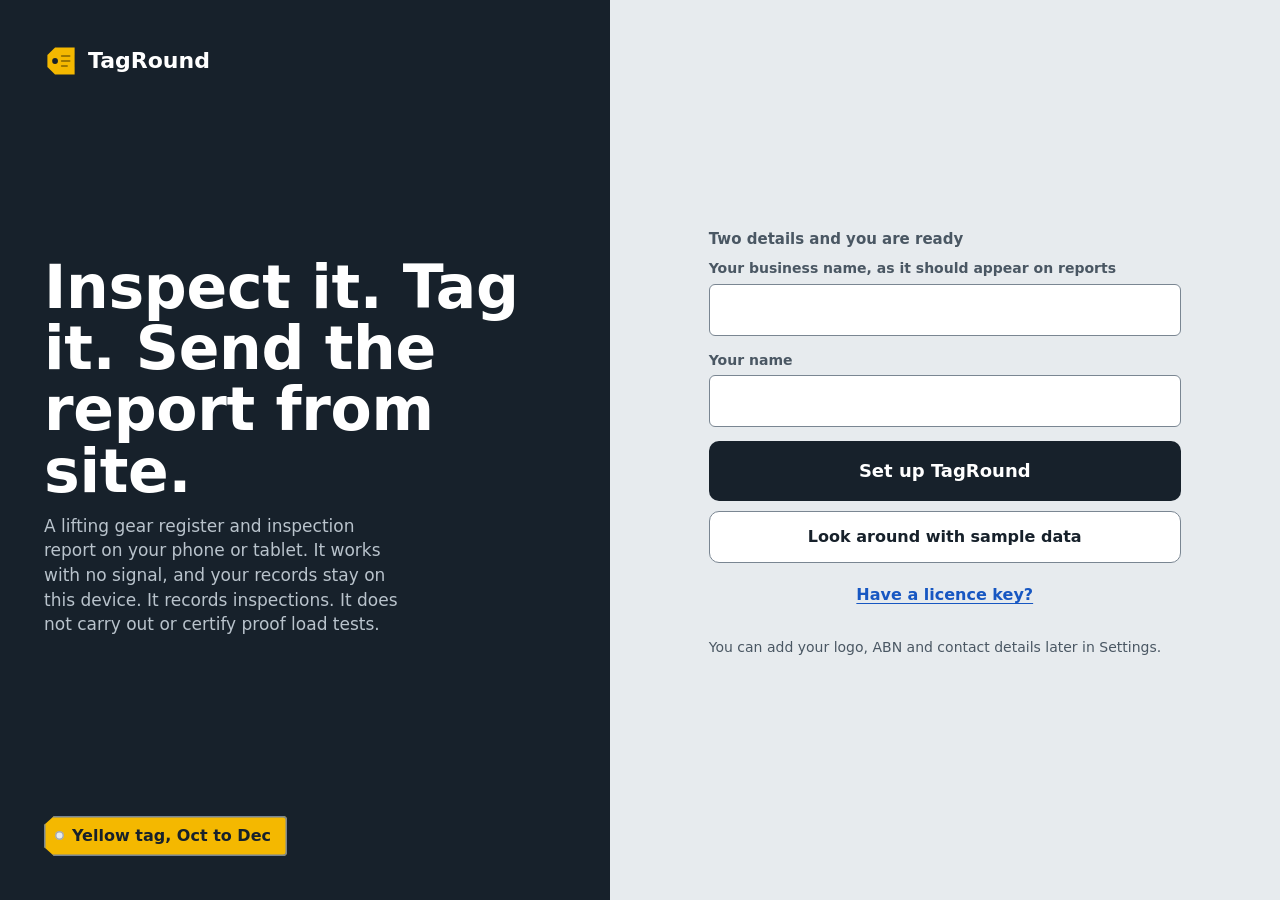
<file: index.html>
<!doctype html>
<html lang="en-AU">
<head>
<meta charset="utf-8">
<meta name="viewport" content="width=device-width, initial-scale=1, viewport-fit=cover">
<meta name="theme-color" content="#17212B">
<meta name="apple-mobile-web-app-capable" content="yes">
<meta name="mobile-web-app-capable" content="yes">
<meta name="apple-mobile-web-app-title" content="TagRound">
<title>TagRound</title>
<link rel="manifest" href="manifest.webmanifest">
<link rel="icon" href="icon.svg" type="image/svg+xml">
<link rel="stylesheet" href="app.css">
</head>
<body>
<div id="app"></div>
<div id="overlay"></div>
<div id="toast" role="status" aria-live="polite"></div>
<input type="file" id="camInput" accept="image/*" capture="environment" hidden>
<input type="file" id="pickInput" accept="image/*" multiple hidden>
<input type="file" id="fileInput" hidden>
<noscript>TagRound needs JavaScript turned on.</noscript>
<script src="js/core.js"></script>
<script src="js/ui.js"></script>
<script src="js/report.js"></script>
<script src="js/voice.js"></script>
<script src="js/app.js"></script>
</body>
</html>
</file>
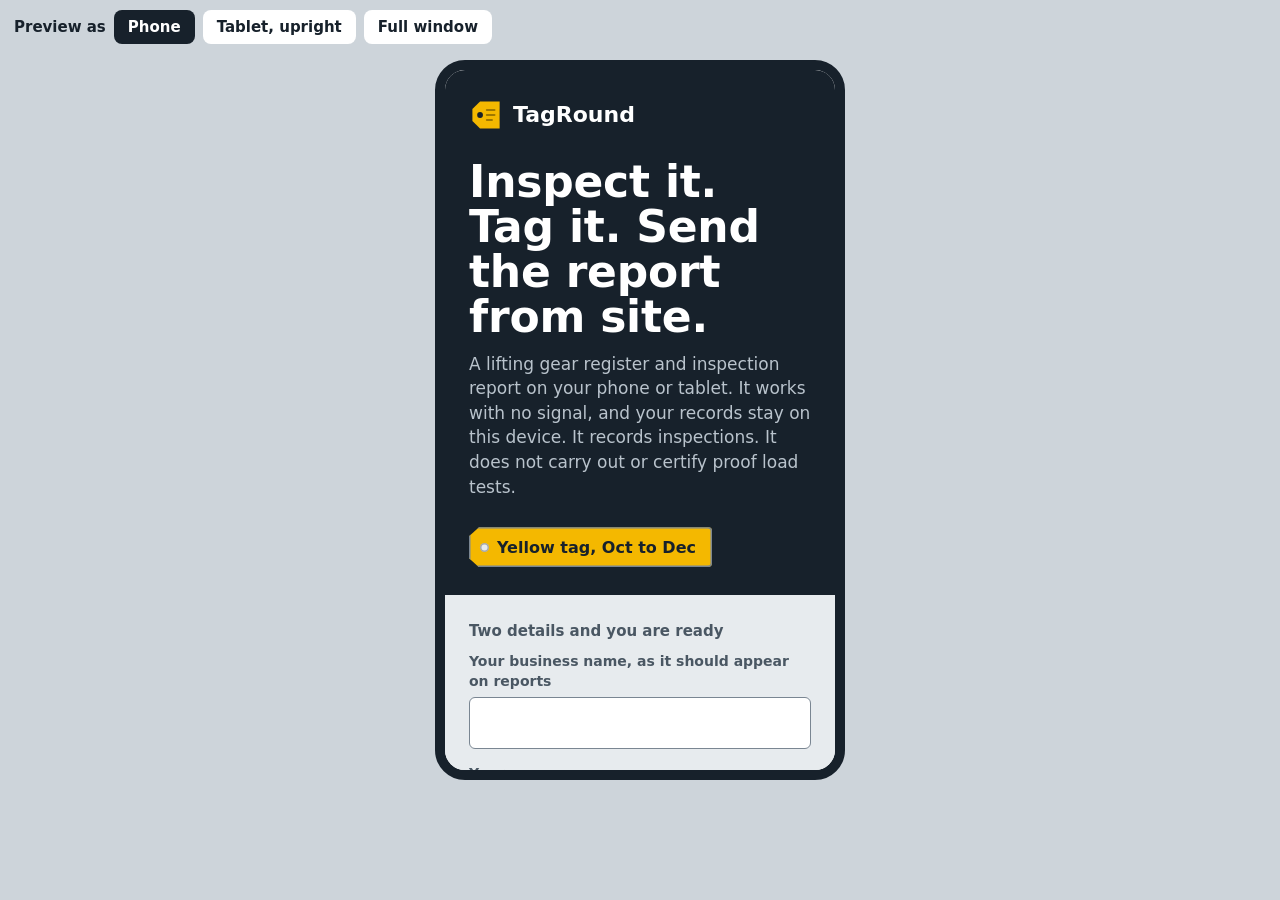
<file: devices.html>
<!doctype html>
<html lang="en-AU">
<head>
<meta charset="utf-8">
<meta name="viewport" content="width=device-width, initial-scale=1">
<title>TagRound on a phone and a tablet</title>
<style>
  body { margin: 0; background: #CDD4DA; font: 15px system-ui, sans-serif; color: #17212B; }
  .bar { display: flex; gap: 8px; padding: 10px 14px; align-items: center; }
  .bar a { padding: 8px 14px; border-radius: 8px; background: #fff; color: inherit; text-decoration: none; font-weight: 650; }
  .bar a.on { background: #17212B; color: #fff; }
  .stage { display: flex; justify-content: center; padding: 6px 14px 20px; }
  iframe { border: 10px solid #17212B; border-radius: 30px; background: #fff; display: block; }
</style>
</head>
<body>
<div class="bar"><b>Preview as</b><a href="?d=phone" id="l-phone">Phone</a><a href="?d=tablet" id="l-tablet">Tablet, upright</a><a href="index.html">Full window</a></div>
<div class="stage"><iframe id="f" src="index.html" title="TagRound"></iframe></div>
<script>
  var d = new URLSearchParams(location.search).get('d') === 'tablet' ? 'tablet' : 'phone';
  var f = document.getElementById('f');
  f.style.width = (d === 'tablet' ? 820 : 390) + 'px';
  f.style.height = (d === 'tablet' ? 1100 : 700) + 'px';
  document.getElementById('l-' + d).className = 'on';
</script>
</body>
</html>
</file>
<file: app.css>
/* TagRound. Light, high-contrast, built for sun and gloves.
   The one loud element is the inspection tag in the current quarter's colour. */
:root {
  --bg: #E7EBEE;            /* galvanised steel */
  --surface: #FFFFFF;
  --sunken: #F1F4F6;
  --ink: #17212B;
  --ink2: #4A5763;
  --ink3: #5E6A75;
  --line: #C7CFD6;
  --line-ctl: #7A8692;      /* borders that mark a control: 3:1 against white */
  --line2: #DFE4E9;
  --pass: #17794A;   --pass-bg: #E2F3E9;
  --fail: #BF261C;   --fail-bg: #FBE8E6;
  --repair: #9A5300; --repair-bg: #FFF0D9;
  --missing: #515D69; --missing-bg: #E8ECEF;
  --focus: #1D6AE5;
  --link: #1757C2;
  --tag: #F4B800; --tag-on: #17212B;
  --r-s: 6px; --r-m: 10px; --r-l: 18px;
  --tap: 52px;
  --display: "DIN Alternate", "Bahnschrift", "Roboto Condensed", "Arial Narrow", system-ui, sans-serif;
  --body: system-ui, -apple-system, "Segoe UI", Roboto, "Helvetica Neue", Arial, sans-serif;
  color-scheme: light;
}
* { box-sizing: border-box; }
html, body { height: 100%; margin: 0; }
body {
  background: var(--bg); color: var(--ink);
  font: 17px/1.45 var(--body);
  -webkit-font-smoothing: antialiased; -webkit-text-size-adjust: 100%;
  overscroll-behavior: none;
}
button, input, select, textarea { font: inherit; color: inherit; }
button { cursor: pointer; -webkit-tap-highlight-color: transparent; background: none; border: 0; padding: 0; }
h1, h2, h3, p, ul { margin: 0; padding: 0; }
ul { list-style: none; }
img { max-width: 100%; display: block; }
:focus-visible { outline: 3px solid var(--focus); outline-offset: 2px; }
[hidden] { display: none !important; }
.d { font-family: var(--display); font-stretch: 88%; font-variant-numeric: tabular-nums; letter-spacing: .01em; }
.muted { color: var(--ink2); }
.small { font-size: 14px; }
.grow { flex: 1; min-width: 0; }
svg.ic { flex: none; display: block; }

/* ---------- shell ---------- */
.shell { height: 100vh; height: 100dvh; display: grid; grid-template-columns: 1fr; grid-template-rows: 1fr auto; }
.stage { min-height: 0; min-width: 0; overflow: hidden; }
.rail { display: none; }
.tabbar {
  display: grid; grid-template-columns: repeat(4, 1fr);
  background: var(--surface); border-top: 1.5px solid var(--line);
  padding-bottom: env(safe-area-inset-bottom);
}
.shell:not(.is-top) .tabbar { display: none; }
.tab {
  position: relative; min-height: 62px; display: flex; flex-direction: column; align-items: center; justify-content: center; gap: 3px;
  font-size: 12.5px; font-weight: 650; color: var(--ink3);
}
.tab[aria-current="page"] { color: var(--ink); }
.tab[aria-current="page"]::before { content: ""; position: absolute; top: -1.5px; left: 22%; right: 22%; height: 3px; background: var(--ink); border-radius: 0 0 3px 3px; }
.dot {
  position: absolute; top: 8px; left: calc(50% + 6px); min-width: 20px; height: 20px; padding: 0 5px; border-radius: 10px;
  background: var(--repair); color: #fff; font-size: 12px; font-weight: 700; display: grid; place-items: center;
}
.dot.over { background: var(--fail); }

@media (min-width: 760px) {
  .shell { grid-template-columns: 88px 1fr; grid-template-rows: 1fr; }
  .tabbar, .shell.is-top .tabbar { display: none; }
  .rail {
    display: flex; flex-direction: column; align-items: stretch; gap: 4px;
    background: var(--ink); color: #fff; padding: 14px 8px calc(14px + env(safe-area-inset-bottom));
  }
  .rail .mark { display: grid; place-items: center; height: 56px; margin-bottom: 10px; }
  .rail .tab { min-height: 68px; border-radius: var(--r-m); color: #A9B4BE; font-size: 12.5px; }
  .rail .tab[aria-current="page"] { background: rgba(255, 255, 255, .12); color: #fff; }
  .rail .tab[aria-current="page"]::before { display: none; }
  .rail .spacer { flex: 1; }
  .rail .dot { top: 8px; }
}

/* ---------- the tag ---------- */
.tagchip {
  --c: var(--tag); --on: var(--tag-on);
  display: inline-flex; align-items: center; gap: 8px; height: 32px; padding: 0 12px 0 11px;
  background: var(--c); color: var(--on); font-weight: 700; font-size: 14px; white-space: nowrap;
  clip-path: polygon(10px 0, 100% 0, 100% 100%, 10px 100%, 0 calc(100% - 9px), 0 9px);
  border-radius: 0 4px 4px 0;
}
.tagchip::before { content: ""; width: 9px; height: 9px; border-radius: 50%; background: var(--bg); box-shadow: inset 0 0 0 1.5px rgba(0, 0, 0, .28); }
.tagchip.lg { height: 40px; font-size: 16px; padding-right: 16px; }
.tagchip.is-light { box-shadow: inset 0 0 0 1.5px #7A8692; }
.tagdot { width: 14px; height: 14px; border-radius: 3px; background: var(--c); box-shadow: inset 0 0 0 1.5px rgba(0, 0, 0, .18); flex: none; }

/* ---------- pages (single column screens) ---------- */
.page { height: 100%; display: flex; flex-direction: column; }
.page-head {
  display: flex; align-items: flex-end; justify-content: space-between; gap: 12px;
  padding: calc(16px + env(safe-area-inset-top)) 18px 12px;
}
.page-body { flex: 1; min-height: 0; overflow-y: auto; -webkit-overflow-scrolling: touch; padding: 4px 18px 32px; }
.wrap { max-width: 1040px; margin: 0 auto; }
h1 { font-family: var(--display); font-stretch: 88%; font-size: 32px; line-height: 1.08; font-weight: 700; letter-spacing: -.005em; }
h2 { font-size: 15px; font-weight: 700; color: var(--ink2); margin: 24px 0 8px; }
h3 { font-size: 17px; font-weight: 700; }
.sub { color: var(--ink2); font-size: 15px; margin-top: 2px; }

.home-grid { display: grid; gap: 8px 28px; }
@media (min-width: 900px) { .home-grid { grid-template-columns: minmax(0, 1.5fr) minmax(280px, 1fr); align-items: start; } }

/* ---------- buttons ---------- */
.btn {
  display: inline-flex; align-items: center; justify-content: center; gap: 8px;
  min-height: var(--tap); padding: 0 18px; border-radius: var(--r-m); border: 1.5px solid transparent;
  font-weight: 700; font-size: 16px; white-space: nowrap; text-decoration: none;
  transition: transform .06s ease;
}
.btn:active { transform: translateY(1px); }
.btn-primary { background: var(--ink); color: #fff; }
.btn-primary:disabled, .btn-go:disabled { background: #E3E8EC; color: #4A5763; cursor: not-allowed; }
.btn-secondary { background: var(--surface); border-color: var(--line-ctl); color: var(--ink); }
.btn-quiet { color: var(--ink2); padding: 0 12px; }
.btn-danger { background: var(--surface); border-color: #C74F45; color: var(--fail); }
.btn-go { background: var(--pass); color: #fff; }
.btn-block { width: 100%; }
.btn-lg { min-height: 60px; font-size: 18px; }
.btn-icon { width: var(--tap); padding: 0; flex: none; }
.btn-row { display: flex; gap: 10px; flex-wrap: wrap; }
.btn-row > .btn { flex: 1; }
.link { color: var(--link); font-weight: 650; text-decoration: underline; text-underline-offset: 3px; }

/* ---------- cards and rows ---------- */
.card { background: var(--surface); border: 1.5px solid var(--line2); border-radius: var(--r-l); padding: 16px; }
.card + .card { margin-top: 10px; }
.vcard {
  position: relative; display: block; width: 100%; text-align: left;
  background: var(--surface); border: 1.5px solid var(--line2); border-radius: var(--r-l);
  padding: 16px 16px 14px 28px; margin-bottom: 10px; overflow: hidden;
}
.vcard::before { content: ""; position: absolute; left: 0; top: 0; bottom: 0; width: 12px; background: var(--c, var(--tag)); }
.vcard::after { content: ""; position: absolute; left: 3px; top: 14px; width: 6px; height: 6px; border-radius: 50%; background: var(--surface); box-shadow: inset 0 0 0 1px rgba(0, 0, 0, .25); }
.vcard .name { font-family: var(--display); font-stretch: 88%; font-size: 23px; font-weight: 700; line-height: 1.15; }
.vcard .meta { color: var(--ink2); font-size: 15px; margin: 2px 0 12px; }
.vcard .tally { display: flex; justify-content: space-between; gap: 10px; font-size: 14.5px; font-weight: 650; margin-top: 8px; }
.vcard .tally .act { color: var(--fail); }

.seg { display: flex; height: 10px; border-radius: 5px; overflow: hidden; background: var(--line2); gap: 2px; }
.seg i { display: block; height: 100%; }
.seg .pass { background: var(--pass); } .seg .fail { background: var(--fail); }
.seg .repair { background: var(--repair); } .seg .missing { background: var(--missing); }

.rows { display: flex; flex-direction: column; gap: 8px; }
.row {
  display: grid; grid-template-columns: 46px minmax(0, 1fr) auto; gap: 12px; align-items: center;
  background: var(--surface); border: 1.5px solid var(--line2); border-radius: var(--r-m);
  padding: 9px 10px 9px 10px; min-height: 68px; text-align: left; width: 100%; cursor: pointer;
}
.row[aria-current="true"] { border-color: var(--ink); box-shadow: inset 4px 0 0 var(--ink); }
.row.is-plain { grid-template-columns: minmax(0, 1fr) auto; padding-left: 14px; }
.glyph { width: 46px; height: 46px; border-radius: var(--r-s); background: var(--sunken); display: grid; place-items: center; color: var(--ink2); }
.row-id { font-family: var(--display); font-stretch: 88%; font-size: 20px; font-weight: 700; line-height: 1.2; letter-spacing: .015em; overflow-wrap: anywhere; }
.row-id.none { color: var(--ink3); font-family: var(--body); font-size: 16px; font-weight: 600; letter-spacing: 0; }
.row-sub { font-size: 14px; color: var(--ink2); overflow: hidden; text-overflow: ellipsis; white-space: nowrap; }
.row.is-retired { opacity: .62; }
/* Register grouped by client: the heading sticks to the top of the list while that client's rows scroll */
.reggroup + .reggroup { margin-top: 14px; }
.reghead {
  position: sticky; top: -8px; z-index: 2; display: flex; align-items: center; gap: 10px; width: 100%;
  padding: 10px 6px 8px 4px; margin-bottom: 6px; background: var(--bg); text-align: left; min-height: 52px;
  border-bottom: 1.5px solid var(--line);
}
.reghead-name { display: block; font-family: var(--display); font-stretch: 88%; font-size: 19px; font-weight: 700; line-height: 1.2; }
.reghead-sub { display: block; font-size: 14px; color: var(--ink2); margin-top: 1px; }
.reghead svg { flex: none; color: var(--ink2); transition: transform .15s; transform: rotate(90deg); }
.reghead[aria-expanded="false"] svg { transform: none; }
.reghead[aria-expanded="false"] { margin-bottom: 0; }
@media (prefers-reduced-motion: reduce) { .reghead svg { transition: none; } }
.quick {
  width: 54px; height: 50px; border-radius: var(--r-m); border: 1.5px solid var(--pass); color: var(--pass); background: var(--surface);
  display: grid; place-items: center;
}
.quick:active { background: var(--pass-bg); }

.badge { display: inline-flex; align-items: center; gap: 6px; font-size: 13.5px; font-weight: 700; padding: 5px 10px 5px 8px; border-radius: var(--r-s); white-space: nowrap; }
.badge.pass { color: var(--pass); background: var(--pass-bg); }
.badge.fail { color: var(--fail); background: var(--fail-bg); }
.badge.repair { color: var(--repair); background: var(--repair-bg); }
.badge.missing { color: var(--missing); background: var(--missing-bg); }
.badge.todo { color: var(--ink2); background: none; box-shadow: inset 0 0 0 1.5px var(--line); }
.badge.due { color: var(--repair); background: var(--repair-bg); }
.badge.over { color: #fff; background: var(--fail); }

.banner { display: flex; gap: 12px; align-items: flex-start; padding: 14px; border-radius: var(--r-m); font-size: 15.5px; }
.banner.ok { background: var(--pass-bg); color: #0E5A35; }
.banner.stop { background: var(--fail-bg); color: #8E1B13; }
.banner.note { background: var(--sunken); color: var(--ink2); }
.banner b { display: block; font-size: 17px; }

.empty { text-align: center; padding: 34px 20px; color: var(--ink2); border: 1.5px dashed var(--line); border-radius: var(--r-l); }
.empty b { display: block; color: var(--ink); font-size: 18px; margin-bottom: 4px; }
.empty .btn { margin-top: 16px; }

/* ---------- split view (list + detail) ---------- */
.split { height: 100%; display: grid; grid-template-columns: 1fr; }
.pane { min-height: 0; min-width: 0; height: 100%; display: flex; flex-direction: column; }
.pane-detail { display: none; background: var(--surface); }
.split.has-detail > .pane-list { display: none; }
.split.has-detail > .pane-detail { display: flex; }
@media (min-width: 760px) {
  .split { grid-template-columns: minmax(300px, 41fr) 59fr; }
  .split > .pane-list, .split.has-detail > .pane-list { display: flex; border-right: 1.5px solid var(--line); }
  .split > .pane-detail { display: flex; }
  .only-phone { display: none !important; }
}
.pane-head { padding: calc(10px + env(safe-area-inset-top)) 12px 10px; }
.pane-detail > .pane-head { border-bottom: 1.5px solid var(--line2); }
.pane-body { flex: 1; min-height: 0; overflow-y: auto; -webkit-overflow-scrolling: touch; padding: 4px 12px 24px; }
.pane-detail > .pane-body { padding: 16px 16px 28px; }
@media (min-width: 760px) { .pane-detail > .pane-head { padding-left: 18px; } .pane-detail > .pane-body { padding: 18px 20px 32px; } }
.pane-foot { display: flex; gap: 10px; padding: 10px 12px calc(10px + env(safe-area-inset-bottom)); background: var(--surface); border-top: 1.5px solid var(--line); }
.pane-foot > .btn { flex: 1; padding: 0 10px; white-space: normal; line-height: 1.2; }
.bar { display: flex; align-items: center; gap: 6px; min-height: var(--tap); }
.bar .title { font-family: var(--display); font-stretch: 88%; font-weight: 700; font-size: 23px; line-height: 1.15; overflow: hidden; text-overflow: ellipsis; white-space: nowrap; }
.bar .title.sm { font-size: 20px; }
.vmeta { display: flex; align-items: center; justify-content: space-between; gap: 10px; margin: 6px 2px 10px; font-size: 15px; color: var(--ink2); }
.filters { display: flex; gap: 6px; margin: 12px 0 4px; }
.filter { flex: 1; min-height: 48px; border-radius: 24px; border: 1.5px solid var(--line-ctl); background: var(--surface); font-size: 14.5px; font-weight: 650; color: var(--ink2); }
.filter[aria-pressed="true"] { background: var(--ink); border-color: var(--ink); color: #fff; }

/* ---------- forms ---------- */
.field { display: block; margin-bottom: 14px; }
.fieldwarn { display: flex; gap: 8px; align-items: flex-start; margin: -6px 0 14px; padding: 10px 12px; border-left: 4px solid var(--repair); border-radius: var(--r-s); background: var(--repair-bg); color: var(--repair); font-size: 15px; font-weight: 600; }
.fieldwarn .ic { flex: none; margin-top: 1px; }
.backupbar { margin: 0 0 14px; padding: 12px 14px; border-left: 4px solid var(--repair); border-radius: var(--r-s); background: var(--repair-bg); color: var(--repair); font-size: 15px; font-weight: 600; }
.backupbar b { display: block; font-size: 16px; font-weight: 700; }
.backupbar .btn { display: flex; margin-top: 10px; }  /* its own line, below the sentence */
.btn-wrap { padding-top: 10px; padding-bottom: 10px; white-space: normal; text-align: left; }
.field > span, .label { display: block; font-size: 14px; font-weight: 650; color: var(--ink2); margin-bottom: 5px; }
.input {
  width: 100%; min-height: var(--tap); padding: 10px 12px; border: 1.5px solid var(--line-ctl); border-radius: var(--r-s);
  background: var(--surface); font-size: 17px; -webkit-appearance: none; appearance: none;
}
textarea.input { min-height: 92px; resize: vertical; line-height: 1.4; }
.input:focus { outline: none; border-color: var(--ink); box-shadow: 0 0 0 3px rgba(29, 106, 229, .28); }
.input-id { font-family: var(--display); font-stretch: 88%; font-size: 26px; font-weight: 700; letter-spacing: .03em; min-height: 60px; }
.input-id::placeholder { font-family: var(--body); font-size: 17px; font-weight: 400; letter-spacing: 0; }
.cols { display: grid; grid-template-columns: 1fr 1fr; gap: 0 12px; }
.cols-3 { display: grid; grid-template-columns: 1fr 96px; gap: 0 10px; }
.unit { display: grid; grid-template-columns: 1fr 1fr; border: 1.5px solid var(--line-ctl); border-radius: var(--r-s); overflow: hidden; min-height: var(--tap); }
.unit button { font-weight: 700; color: var(--ink2); background: var(--surface); }
.unit button[aria-pressed="true"] { background: var(--ink); color: #fff; }
.section { margin-top: 22px; }
.section > .label { font-size: 15px; color: var(--ink); margin-bottom: 8px; }
.check { display: flex; gap: 12px; align-items: flex-start; padding: 12px 0; font-size: 16px; }
.check input { width: 24px; height: 24px; margin: 1px 0 0; accent-color: var(--ink); flex: none; }

.results { display: grid; grid-template-columns: 1fr 1fr; gap: 8px; }
.res {
  min-height: 74px; border: 1.5px solid var(--line-ctl); border-radius: var(--r-m); background: var(--surface);
  display: grid; grid-template-columns: auto 1fr; gap: 2px 10px; align-items: center; align-content: center; padding: 10px 12px; text-align: left;
}
.res svg { grid-row: span 2; }
.res b { font-size: 18px; line-height: 1.15; }
.res small { font-size: 13px; color: var(--ink2); line-height: 1.2; }
.res.pass { color: var(--pass); } .res.fail { color: var(--fail); } .res.repair { color: var(--repair); } .res.missing { color: var(--missing); }
.res[aria-pressed="true"] { color: #fff; }
.res[aria-pressed="true"] small { color: rgba(255, 255, 255, .88); }
.res.pass[aria-pressed="true"] { background: var(--pass); border-color: var(--pass); }
.res.fail[aria-pressed="true"] { background: var(--fail); border-color: var(--fail); }
.res.repair[aria-pressed="true"] { background: var(--repair); border-color: var(--repair); }
.res.missing[aria-pressed="true"] { background: var(--missing); border-color: var(--missing); }

.chips { display: flex; flex-wrap: wrap; gap: 8px; }
.chip { min-height: 48px; padding: 6px 14px; border-radius: 24px; border: 1.5px solid var(--line-ctl); background: var(--surface); font-size: 15px; font-weight: 600; text-align: left; }
.chip[aria-pressed="true"] { background: var(--ink); border-color: var(--ink); color: #fff; }

.typegrid { display: grid; grid-template-columns: 1fr 1fr; gap: 8px; }
@media (min-width: 1000px) { .typegrid { grid-template-columns: 1fr 1fr 1fr; } }
.typebtn { display: flex; align-items: center; gap: 10px; min-height: 64px; padding: 8px 10px; border: 1.5px solid var(--line-ctl); border-radius: var(--r-m); background: var(--surface); text-align: left; font-weight: 650; font-size: 15px; line-height: 1.2; }
.typebtn .glyph { width: 40px; height: 40px; }
.typebtn[aria-pressed="true"] { border-color: var(--ink); box-shadow: inset 0 0 0 1.5px var(--ink); }
.typeline { display: flex; align-items: center; gap: 12px; width: 100%; padding: 8px 12px 8px 8px; border: 1.5px solid var(--line-ctl); border-radius: var(--r-m); text-align: left; font-weight: 700; margin-bottom: 14px; }
.typeline small { display: block; font-weight: 500; color: var(--ink2); font-size: 14px; }

.photos { display: grid; grid-template-columns: repeat(auto-fill, minmax(92px, 1fr)); gap: 8px; margin-bottom: 16px; }
.photo, .addphoto { aspect-ratio: 1; border-radius: var(--r-m); overflow: hidden; }
.photo { background: var(--sunken); padding: 0; }
.photo img { width: 100%; height: 100%; object-fit: cover; }
.addphoto { border: 1.5px dashed var(--ink3); color: var(--ink); display: flex; flex-direction: column; align-items: center; justify-content: center; gap: 4px; font-size: 14px; font-weight: 700; background: var(--sunken); }

/* ---------- gate ---------- */
.gate li + li { margin-top: 6px; }
.gate button, .gate .static {
  display: grid; grid-template-columns: auto 1fr auto; gap: 10px; align-items: center; width: 100%; text-align: left;
  padding: 12px; border-radius: var(--r-m); background: var(--surface); border: 1.5px solid var(--line-ctl); font-size: 15.5px; font-weight: 600;
}
.gate li.block button, .gate li.block .static { border-color: #C74F45; }
.gate .n { color: var(--fail); }
.gate .advise button, .gate .advise .static { border-color: var(--line-ctl); font-weight: 500; color: var(--ink2); }
.signbox {
  display: grid; place-items: center; width: 100%; height: 108px; border: 1.5px dashed var(--ink3); border-radius: var(--r-m);
  background: var(--sunken); color: var(--ink2); font-weight: 650; margin-bottom: 14px;
}
.signbox.done { border-style: solid; border-color: var(--line); background: var(--surface); }
.signbox.locked { cursor: default; font-weight: 500; text-align: center; padding: 0 14px; border-color: var(--line); color: var(--ink2); }
.signbox img { max-height: 92px; }
.tallybox { display: grid; grid-template-columns: repeat(4, 1fr); border: 1.5px solid var(--line2); border-radius: var(--r-m); overflow: hidden; }
.tallybox div { padding: 10px 6px; text-align: center; font-size: 13px; color: var(--ink2); }
.tallybox div + div { border-left: 1.5px solid var(--line2); }
.tallybox b { display: block; font-family: var(--display); font-size: 26px; line-height: 1.1; color: var(--ink); }

/* ---------- overlay: sheets, signature, photo viewer ---------- */
#overlay:empty { display: none; }
#overlay { position: fixed; inset: 0; z-index: 50; background: rgba(23, 33, 43, .55); display: flex; align-items: flex-end; justify-content: center; }
.sheet {
  background: var(--surface); width: 100%; max-width: 580px; max-height: 94vh; max-height: 94dvh;
  border-radius: var(--r-l) var(--r-l) 0 0; display: flex; flex-direction: column; animation: up .2s ease-out;
}
.sheet-head { display: flex; align-items: center; justify-content: space-between; gap: 10px; padding: 14px 10px 6px 18px; }
.sheet-head h3 { font-family: var(--display); font-stretch: 88%; font-size: 24px; }
.sheet-body { padding: 8px 18px 18px; overflow-y: auto; }
.sheet-foot { display: flex; gap: 10px; padding: 12px 18px calc(14px + env(safe-area-inset-bottom)); border-top: 1.5px solid var(--line2); }
.sheet-foot > .btn { flex: 1; }
@media (min-width: 760px) { #overlay { align-items: center; padding: 24px; } .sheet { border-radius: var(--r-l); } }
@keyframes up { from { transform: translateY(26px); opacity: 0; } }
.sigpad { width: 100%; height: 220px; border: 1.5px solid var(--line); border-radius: var(--r-m); background: #fff; touch-action: none; display: block; }
.viewer { position: relative; max-width: 96vw; max-height: 96vh; align-self: center; }
.viewer img { max-width: 96vw; max-height: 80vh; border-radius: var(--r-m); }
.viewer .btn-row { margin-top: 12px; }
.pick { display: flex; align-items: center; gap: 12px; width: 100%; text-align: left; padding: 12px; border: 1.5px solid var(--line-ctl); border-radius: var(--r-m); margin-bottom: 8px; min-height: 60px; }
.pick[aria-pressed="true"] { border-color: var(--ink); box-shadow: inset 0 0 0 1.5px var(--ink); }
.pick b { display: block; } .pick small { color: var(--ink2); font-size: 14px; }
.swatches { display: flex; flex-wrap: wrap; gap: 8px; }
.swatch { min-height: 48px; padding: 2px; }
.swatch .tagchip { height: 44px; }
.swatch[aria-pressed="true"] { outline: 3px solid var(--ink); outline-offset: 2px; border-radius: 2px; }

#toast {
  position: fixed; left: 50%; bottom: calc(86px + env(safe-area-inset-bottom)); transform: translate(-50%, 20px); z-index: 60;
  background: var(--ink); color: #fff; padding: 12px 18px; border-radius: var(--r-m); font-weight: 650; font-size: 15.5px;
  opacity: 0; pointer-events: none; transition: opacity .18s, transform .18s; max-width: 90vw; text-align: center;
}
#toast.show { opacity: 1; transform: translate(-50%, 0); }
#toast.has-undo { display: flex; align-items: center; gap: 6px; padding-right: 6px; }
#toast.show.has-undo { pointer-events: auto; }
#toast .undo { min-width: 44px; min-height: 44px; padding: 0 12px; color: #fff; font-weight: 700; text-decoration: underline; text-underline-offset: 3px; }

/* ---------- welcome ---------- */
.welcome { min-height: 100vh; min-height: 100dvh; display: grid; grid-template-columns: 1fr; }
.welcome-side { background: var(--ink); color: #fff; padding: calc(28px + env(safe-area-inset-top)) 24px 28px; display: flex; flex-direction: column; justify-content: space-between; gap: 28px; }
.welcome-side h1 { font-size: 44px; line-height: 1.02; max-width: 12ch; }
.welcome-side p { color: #B9C3CC; max-width: 34ch; margin-top: 12px; }
.welcome-form { padding: 26px 24px 40px; max-width: 520px; width: 100%; align-self: center; justify-self: center; }
.wordmark { display: flex; align-items: center; gap: 10px; font-family: var(--display); font-stretch: 88%; font-weight: 700; font-size: 22px; }
@media (min-width: 760px) { .welcome { grid-template-columns: 1fr 1.1fr; } .welcome-side { padding: 44px; } .welcome-side h1 { font-size: 60px; } }

/* ---------- settings ---------- */
.set-grid { display: grid; gap: 12px; }
@media (min-width: 900px) { .set-grid { grid-template-columns: 1fr 1fr; align-items: start; } }
.set-grid .card + .card { margin-top: 0; }
.set-grid .card h3 { margin-bottom: 4px; }
.set-grid .card > p { color: var(--ink2); font-size: 14.5px; margin-bottom: 14px; }
.ttable { width: 100%; border-collapse: collapse; font-size: 15px; }
.ttable td { padding: 5px 4px 5px 0; vertical-align: middle; }
.ttable td:first-child { font-weight: 600; padding-right: 8px; }
.ttable .input { min-height: 44px; padding: 6px 8px; font-size: 15px; }
.logo-prev { height: 56px; max-width: 200px; object-fit: contain; margin-bottom: 10px; }
.qrow { display: flex; align-items: center; justify-content: space-between; gap: 10px; padding: 8px 0; }
.qrow + .qrow { border-top: 1.5px solid var(--line2); }
.qrow select { min-height: 44px; border: 1.5px solid var(--line-ctl); border-radius: var(--r-s); padding: 0 10px; background: var(--surface); }

/* ---------- report screen ---------- */
.toolbar { display: flex; flex-wrap: wrap; align-items: center; gap: 8px; padding: calc(10px + env(safe-area-inset-top)) 12px 10px; background: var(--surface); border-bottom: 1.5px solid var(--line); }
.toolbar .title { font-family: var(--display); font-stretch: 88%; font-weight: 700; font-size: 20px; flex: 1; white-space: nowrap; }
.tb-actions { display: flex; gap: 8px; overflow-x: auto; scrollbar-width: none; max-width: 100%; }
.tb-actions::-webkit-scrollbar { display: none; }
.vers { flex: 1 1 100%; display: flex; flex-wrap: wrap; align-items: center; gap: 8px; }
@media (max-width: 759px) {
  .tb-actions { flex: 1 1 100%; flex-wrap: wrap; overflow: visible; max-width: none; }
  .tb-actions .btn { flex: 1 1 calc(50% - 4px); white-space: normal; line-height: 1.2; padding: 6px 10px; }
  .vers .btn { white-space: normal; line-height: 1.2; padding: 6px 12px; }
}
.docwrap { flex: 1; min-height: 0; overflow: auto; padding: 16px 10px 40px; -webkit-overflow-scrolling: touch; }
.docwrap .doc { margin: 0 auto; box-shadow: 0 1px 0 var(--line), 0 12px 30px rgba(23, 33, 43, .12); }
.stamp {
  position: absolute; right: 26px; top: 120px; padding: 6px 14px; border: 3px solid var(--pass); color: var(--pass); border-radius: 6px;
  font-family: var(--display); font-weight: 700; font-size: 24px; letter-spacing: .08em; transform: rotate(-8deg); background: rgba(255, 255, 255, .7);
  animation: stamp .5s cubic-bezier(.2, 1.4, .4, 1) both, fadeout .6s 2.4s forwards; pointer-events: none;
}
@media (max-width: 759px) { .stamp { position: fixed; top: auto; bottom: calc(24px + env(safe-area-inset-bottom)); right: 16px; } }
@keyframes stamp { from { transform: rotate(-8deg) scale(2.2); opacity: 0; } }
@keyframes fadeout { to { opacity: 0; } }

@media (prefers-reduced-motion: reduce) { *, *::before, *::after { animation: none !important; transition: none !important; } .stamp { display: none; } }

@media print {
  html, body { height: auto; background: #fff; }
  .rail, .tabbar, .toolbar, #overlay, #toast, .stamp { display: none !important; }
  .shell, .stage, .page, .docwrap { display: block; height: auto; overflow: visible; padding: 0; }
  .docwrap .doc { box-shadow: none; max-width: none; padding: 0; }
  @page { size: A4; margin: 14mm; }
}

/* ---------- voice notes ---------- */
.voicearea { margin: 14px 0 20px; }
.micbtn {
  display: flex; align-items: center; justify-content: center; gap: 12px; width: 100%; min-height: 64px; padding: 0 18px;
  border-radius: var(--r-m); background: var(--ink); color: #fff; font-weight: 700; font-size: 18px;
}
.micbtn:active { transform: translateY(1px); }
.micbtn.rec { background: var(--fail); }
.recdot { width: 16px; height: 16px; border-radius: 50%; background: #fff; flex: none; animation: recpulse 1s ease-in-out infinite; }
@keyframes recpulse { 50% { opacity: .3; transform: scale(.7); } }
#voiceMsg:not(:empty) { margin-top: 10px; }
#voiceCards { display: grid; gap: 10px; margin-top: 10px; }
#voiceCards:empty { display: none; }
.vnote { border: 1.5px solid var(--line2); border-radius: var(--r-m); padding: 12px; background: var(--surface); }
.vnote.open { background: var(--repair-bg); border-color: var(--repair); border-left: 6px dashed var(--repair); }
.vnote.done { background: var(--sunken); }
.vrow { display: flex; align-items: center; gap: 12px; }
.vplay { width: var(--tap); height: var(--tap); flex: none; border-radius: 50%; background: var(--ink); color: #fff; display: grid; place-items: center; }
.vlabel { display: block; font-weight: 700; color: var(--repair); line-height: 1.25; }
.vmeta2 { display: block; font-size: 14.5px; color: var(--ink2); }
.vstat { display: block; margin: 10px 0 8px; font-size: 15px; color: var(--ink2); }
.vstat.ok { margin: 0; color: var(--pass); font-weight: 650; }
.vnote .voicetext { margin-top: 8px; min-height: 84px; background: var(--surface); }
.vnote .link { font-size: inherit; display: inline-flex; align-items: center; min-height: 44px; padding: 0 4px; }
#voiceCard .vsize { font-weight: 650; color: var(--ink); }
#voiceCard .vline { margin-bottom: 8px; }
#voiceCard .vok { color: var(--pass); }
#voiceCard .vbad { color: var(--fail); }
.vbar { height: 10px; background: var(--sunken); border-radius: 5px; overflow: hidden; margin: 4px 0 10px; }
.vbar i { display: block; height: 100%; background: var(--ink); }

/* review polish: bracketed counts stay together; space under the action chips */
.nw { white-space: nowrap; }
.section.acts { margin-bottom: 20px; }

/* spreadsheet import */
.imp-wrap { max-width: 760px; }
.imp-foot { border-top: 1.5px solid var(--line); background: var(--surface); padding: 10px 18px calc(10px + env(safe-area-inset-bottom)); }
.imp-foot .btn-row { flex-wrap: nowrap; }
.imp-foot .btn { white-space: normal; line-height: 1.2; }
.imp-hint { color: var(--ink); font-weight: 650; margin: 0 0 8px; }
.imp-col select.input { margin-top: 6px; }
.imp-card[hidden] { display: none; }
.imp-top { display: flex; align-items: center; flex-wrap: wrap; gap: 6px 12px; }
.imp-top .check { padding: 8px 0; min-height: 44px; align-items: center; flex: 1 1 auto; }
.imp-reasons { margin: 0 0 12px 20px; padding: 0; list-style: disc; font-size: 14.5px; color: var(--ink); }
.imp-wll { display: grid; grid-template-columns: 1fr 96px; gap: 8px; }
.imp-desc { margin: 0 0 4px; color: var(--ink); }
.imp-sum { font-size: 17px; margin: 4px 0 10px; }
.imp-err { color: #8E1B13; font-weight: 650; min-height: 1.4em; }

/* ---------- licence (evaluation chip and notes) ---------- */
.evalchip { display: inline-flex; align-items: center; height: 28px; padding: 0 10px; border: 1.5px solid #9A5300; border-radius: 999px; background: #FFF0D9; color: #17212B; font-size: 13.5px; font-weight: 700; white-space: nowrap; }
.evalbtn { display: inline-flex; align-items: center; justify-content: center; min-height: 44px; min-width: 44px; padding: 0 2px; background: none; border: 0; cursor: pointer; }
.evalbtn:focus-visible { outline: 3px solid var(--focus); outline-offset: 1px; border-radius: 999px; }
.head-chips { display: flex; align-items: center; gap: 6px; flex-wrap: wrap; justify-content: flex-end; }
.lic-title { display: flex; align-items: center; gap: 10px; flex-wrap: wrap; }
.lapsebar { align-items: center; justify-content: space-between; margin: 0 0 14px; }
.lapsebar .btn { flex: none; }

/* 0.4.1 phone polish */
/* Due list: on narrow phones the due badge drops under the ID so IDs and item types get the full width */
@media (max-width: 479px) {
  .row:has(> .badge.due), .row:has(> .badge.over) { grid-template-columns: 46px minmax(0, 1fr); row-gap: 4px; }
  .row:has(> .badge.due) > .badge, .row:has(> .badge.over) > .badge { grid-column: 2; justify-self: start; }
}
/* Item screen: space between the result buttons (or defect chips) and the fields that follow */
.section + .cols-3, .section + .cols { margin-top: 18px; }
/* Narrow phones: paired fields stack so labels and placeholders are not cut off */
@media (max-width: 419px) { .cols { grid-template-columns: 1fr; } }
/* Visits header: keep the date on one line beside the tag chip */
.page-head:has(.head-chips) .sub { white-space: nowrap; }
</file>
